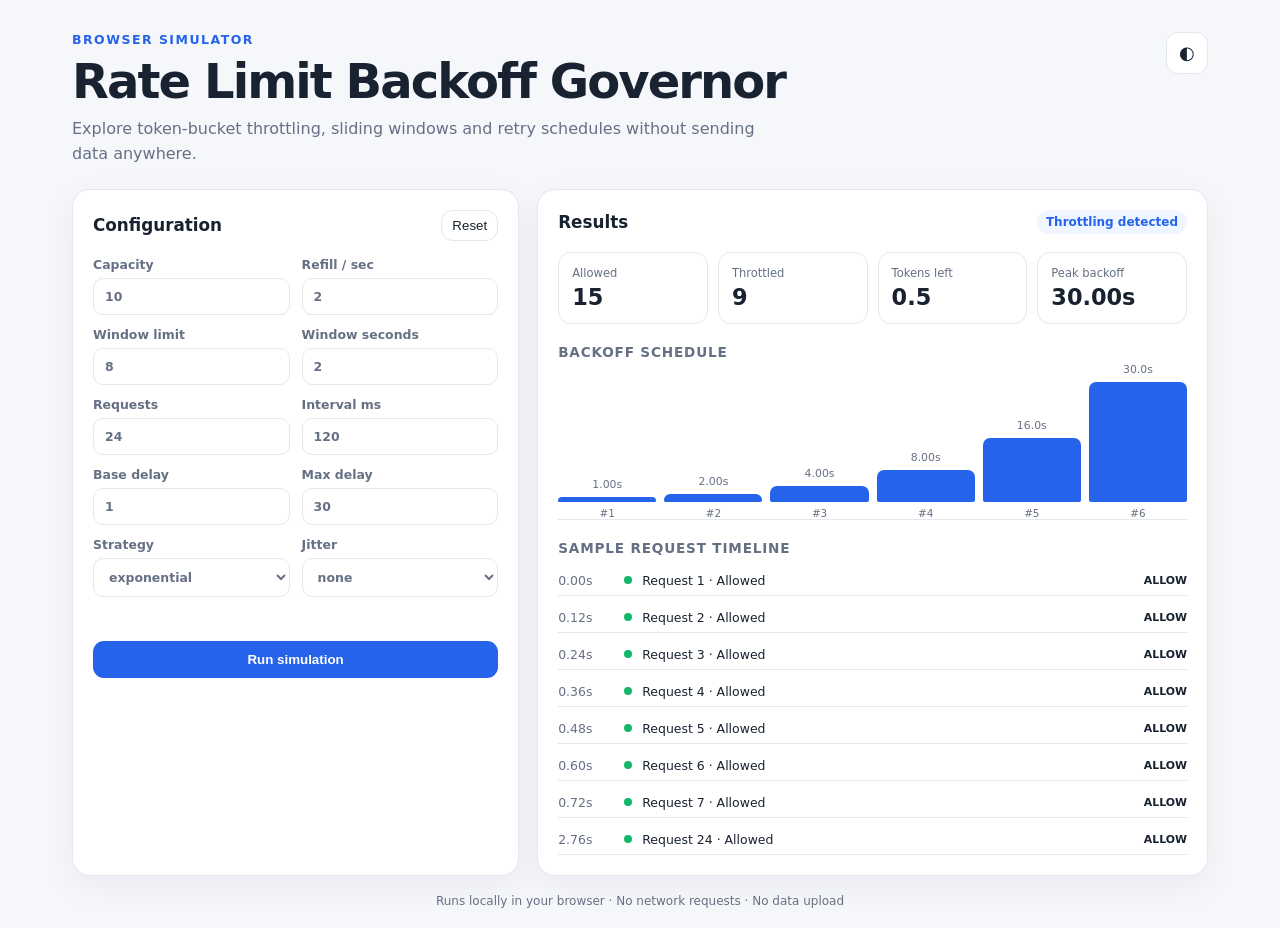
<file: index.html>
<!doctype html>
<html lang="en">
<head>
  <meta charset="utf-8">
  <meta name="viewport" content="width=device-width,initial-scale=1">
  <meta name="color-scheme" content="light dark">
  <title>Rate Limit Backoff Governor</title>
  <meta name="description" content="Interactive rate-limit and retry-backoff simulator.">
  <link rel="stylesheet" href="styles.css">
</head>
<body>
  <main class="shell">
    <header class="topbar">
      <div>
        <p class="eyebrow">Browser simulator</p>
        <h1>Rate Limit Backoff Governor</h1>
        <p class="lede">Explore token-bucket throttling, sliding windows and retry schedules without sending data anywhere.</p>
      </div>
      <button id="theme" class="icon-btn" type="button" aria-label="Toggle color theme">◐</button>
    </header>

    <section class="grid" aria-label="Simulator">
      <form id="sim-form" class="panel controls">
        <div class="section-head"><h2>Configuration</h2><button id="reset" type="button" class="link-btn">Reset</button></div>
        <div class="fields">
          <label>Capacity<input id="capacity" type="number" min="1" value="10"></label>
          <label>Refill / sec<input id="refill" type="number" min="0" step="0.1" value="2"></label>
          <label>Window limit<input id="windowLimit" type="number" min="1" value="8"></label>
          <label>Window seconds<input id="windowSeconds" type="number" min="0.1" step="0.1" value="2"></label>
          <label>Requests<input id="requestCount" type="number" min="1" max="1000" value="24"></label>
          <label>Interval ms<input id="intervalMs" type="number" min="0" value="120"></label>
          <label>Base delay<input id="baseDelay" type="number" min="0" step="0.1" value="1"></label>
          <label>Max delay<input id="maxDelay" type="number" min="0" step="0.1" value="30"></label>
          <label>Strategy<select id="strategy"><option>exponential</option><option>linear</option><option>fibonacci</option></select></label>
          <label>Jitter<select id="jitter"><option>none</option><option>full</option><option>equal</option><option>decorrelated</option></select></label>
        </div>
        <p id="error" class="error" role="alert"></p>
        <button class="primary" type="submit">Run simulation</button>
      </form>

      <section class="panel results" aria-live="polite">
        <div class="section-head"><h2>Results</h2><span id="status" class="pill">Ready</span></div>
        <div class="stats">
          <article><span>Allowed</span><strong id="allowed">0</strong></article>
          <article><span>Throttled</span><strong id="throttled">0</strong></article>
          <article><span>Tokens left</span><strong id="tokens">0</strong></article>
          <article><span>Peak backoff</span><strong id="peak">0s</strong></article>
        </div>
        <h3>Backoff schedule</h3>
        <div id="bars" class="bars"></div>
        <h3>Sample request timeline</h3>
        <div id="timeline" class="timeline"></div>
      </section>
    </section>

    <footer>Runs locally in your browser · No network requests · No data upload</footer>
  </main>
  <script src="app.js"></script>
</body>
</html>
</file>
<file: styles.css>
:root{
  font-family:Inter,ui-sans-serif,system-ui,-apple-system,BlinkMacSystemFont,"Segoe UI",sans-serif;
  color:#182230;background:#f5f7fb;--panel:#fff;--muted:#667085;--line:#e4e7ec;--accent:#2563eb;--accent2:#eff6ff;--danger:#b42318;
}
:root[data-theme="dark"]{color:#eef2f7;background:#0d1117;--panel:#151b23;--muted:#98a2b3;--line:#2b3440;--accent:#60a5fa;--accent2:#172554;--danger:#f97066}
*{box-sizing:border-box}body{margin:0;background:inherit;color:inherit}.shell{max-width:1180px;margin:auto;padding:32px 22px 20px}.topbar{display:flex;justify-content:space-between;gap:24px;align-items:flex-start;margin-bottom:22px}.eyebrow{margin:0 0 6px;color:var(--accent);font-size:.78rem;font-weight:800;letter-spacing:.12em;text-transform:uppercase}h1{font-size:clamp(1.8rem,4vw,3rem);letter-spacing:-.04em;margin:0}.lede{max-width:720px;color:var(--muted);margin:8px 0 0;line-height:1.55}.icon-btn,.link-btn{border:1px solid var(--line);background:var(--panel);color:inherit;border-radius:12px;cursor:pointer}.icon-btn{width:42px;height:42px;font-size:1.1rem}.link-btn{padding:7px 10px}.grid{display:grid;grid-template-columns:minmax(330px,.8fr) minmax(0,1.2fr);gap:18px}.panel{background:var(--panel);border:1px solid var(--line);border-radius:18px;padding:20px;box-shadow:0 10px 35px rgba(15,23,42,.05)}.section-head{display:flex;align-items:center;justify-content:space-between;gap:12px}h2{font-size:1.05rem;margin:0}h3{font-size:.85rem;margin:20px 0 10px;color:var(--muted);text-transform:uppercase;letter-spacing:.06em}.fields{display:grid;grid-template-columns:1fr 1fr;gap:12px;margin:16px 0}label{display:grid;gap:6px;font-size:.78rem;font-weight:700;color:var(--muted)}input,select{width:100%;border:1px solid var(--line);background:transparent;color:inherit;border-radius:10px;padding:10px 11px;font:inherit;outline:none}input:focus,select:focus{border-color:var(--accent);box-shadow:0 0 0 3px color-mix(in srgb,var(--accent) 18%,transparent)}.primary{width:100%;border:0;border-radius:11px;padding:11px 14px;background:var(--accent);color:#fff;font-weight:800;cursor:pointer}.error{min-height:1.2em;color:var(--danger);font-size:.8rem}.pill{border-radius:999px;padding:5px 9px;background:var(--accent2);color:var(--accent);font-size:.75rem;font-weight:800}.stats{display:grid;grid-template-columns:repeat(4,1fr);gap:10px;margin-top:18px}.stats article{border:1px solid var(--line);border-radius:13px;padding:13px}.stats span{display:block;color:var(--muted);font-size:.72rem}.stats strong{display:block;font-size:1.4rem;margin-top:4px}.bars{height:150px;display:flex;align-items:end;gap:8px;border-bottom:1px solid var(--line);padding-top:12px}.bar-wrap{flex:1;display:grid;grid-template-rows:1fr auto;height:100%;gap:5px}.bar{align-self:end;border-radius:7px 7px 2px 2px;background:var(--accent);min-height:4px;position:relative}.bar span{position:absolute;left:50%;transform:translateX(-50%);top:-19px;font-size:.68rem;color:var(--muted)}.bar-wrap small{text-align:center;color:var(--muted);font-size:.65rem}.timeline{display:grid;gap:7px}.event{display:grid;grid-template-columns:58px 10px 1fr auto;align-items:center;gap:8px;border-bottom:1px solid var(--line);padding:7px 0;font-size:.78rem}.dot{width:8px;height:8px;border-radius:50%;background:#12b76a}.event.blocked .dot{background:#f04438}.event time,.event em{color:var(--muted);font-style:normal}.event b{font-size:.68rem}.event.blocked b{color:#f04438}footer{text-align:center;color:var(--muted);font-size:.75rem;padding:18px 0 0}
@media(max-width:800px){.shell{padding:20px 14px}.grid{grid-template-columns:1fr}.stats{grid-template-columns:1fr 1fr}.topbar{margin-bottom:14px}.panel{padding:16px}}
@media(max-width:460px){.fields{grid-template-columns:1fr 1fr;gap:9px}.stats article{padding:10px}.event{grid-template-columns:48px 8px 1fr auto}.lede{font-size:.9rem}}
@media(prefers-reduced-motion:reduce){*{scroll-behavior:auto!important}}
</file>
